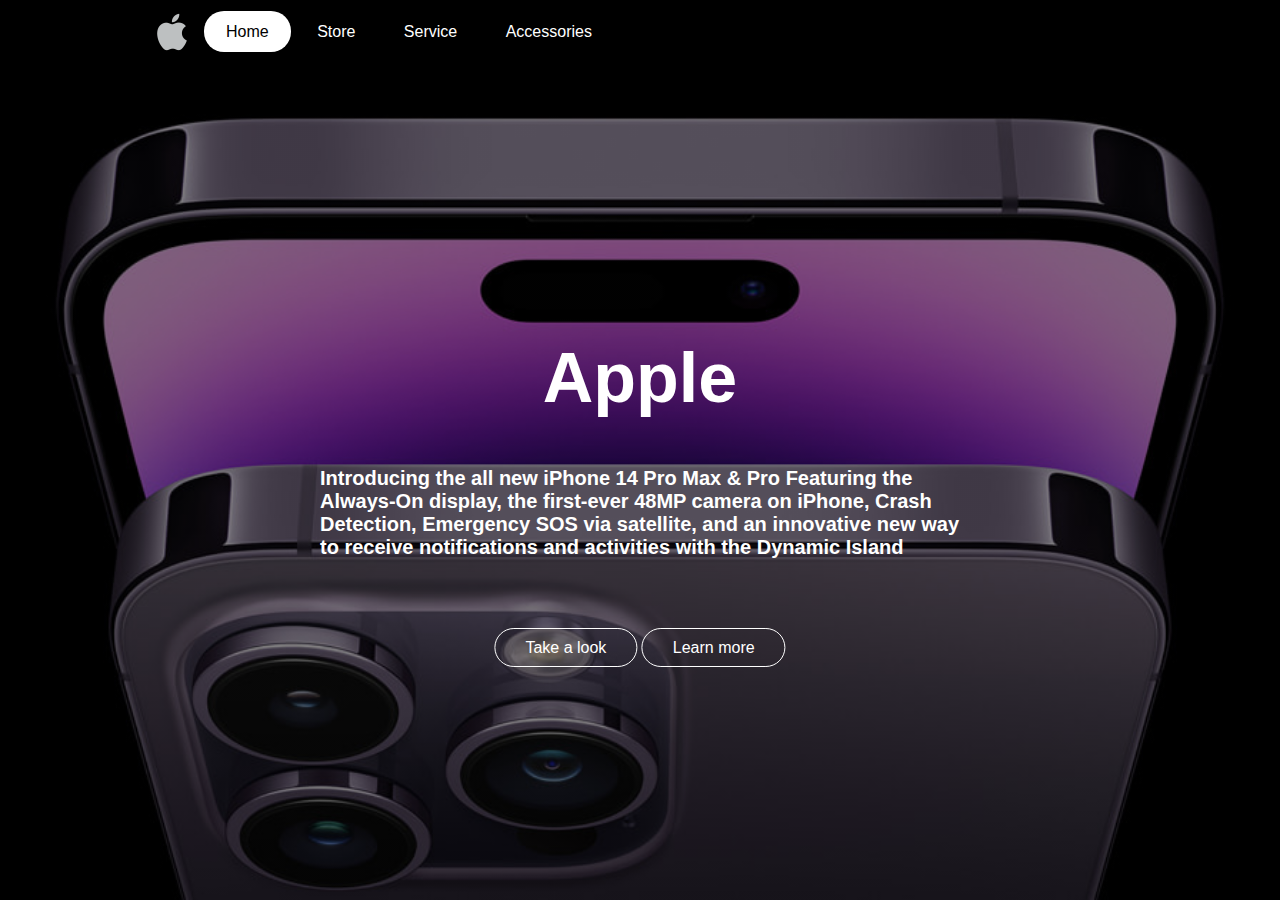
<file: hello.html>
<!DOCTYPE html>
<html>
<head> 
<title>wed design.html+css</title>
 <link rel="stylesheet" href="style.css">
</head>
<body>
<header>
		<div class="main">
		<div class="logo">
		<img src="2.png">
		</div>
			<ul>
				<li class="active"><a href="#">Home</a></li>
				<li><a href="https://www.apple.com/in/store">Store</a></li>
				<li><a href="https://support.apple.com/en-in">Service</a></li>
				<li><a href="https://www.apple.com/in/shop/accessories/all">Accessories</a></li>
			</ul>
		</div>
		<div class="title">
		<h1>Apple</h1>
		<h2>Introducing the all new iPhone 14 Pro Max & Pro Featuring the Always-On display, the first-ever 48MP camera on iPhone, Crash Detection, Emergency SOS via satellite, and an innovative new way to receive notifications and activities with the Dynamic Island </h2>
		</div>
		
		<div class="button">
		<a href="https://youtu.be/WuEH265pUy4" class="btn" target="-blank">Take a look</a>
		<a href="https://www.apple.com/in/iphone-14-pro/" class="btn">Learn more</a>
		</div>
</header>
</body>
</html>
</file>
<file: style.css>
html, body {
  height: 100%;
  width: 100%;
}
*{
	margin:0;
	padding:0;
	font-family:Sans-serif;
}
header{
		background-image: linear-gradient(rgba(0,0,0,0.5),rgba(0,0,0,0.5)),url("14-Pro-image.jpg");
		height:100vh;
		background-size:cover;
		background-position:center;
}
ul{
		list-style-type:none;
		float:left;
		margin-top:23px;
 }
ul li {
		display:inline-block;
}
ul li a {
	text-decoration:none;
	color:#fff;
	padding: 10px 20px;
	border: 2px solid transparent;	
	transition:0.6s ease-in-out;
	border-radius:20px;
}
ul li a:hover {
			background-color:#fff;
			color:#000;
}

ul li.active a{
			background-color:#fff;
			color:#000;
}

.logo img{
			float:left;
			width:50px;
			height:auto;
			margin:7px
}

.main {
		max-width:1000px;
		margin:auto;
}

.title h2{
      position:absolute;
		top:57%;
		left:50%;
		transform: translate(-50%,-50%);
		color:#fff;
		font-size:20px;
}
.title h1{
		color:#fff;
		font-size:70px;
		position:absolute;
		top:42%;
		left:50%;
		transform: translate(-50%,-50%);
		
		
}

.button {
		position:absolute;
		top:72%;
		left:50%;
		transform: translate(-50%,-50%);
		
}

.btn {
		border:1px solid #fff;
		padding:10px 30px;
		color:#fff;
		text-decoration:none;
		transition:0.6s ease;
		border-radius:30px;
}

.btn:hover{
			background-color:#fff;
			color:#000
}

.section{
position:relative;
width:100%;
height:100vh;
display:flex;
justify-content:center;
overflow:hidden;
margin-top:-6.5px;
} 
.m {
background-image: linear-gradient(rgba(0,0,0,0.5),rgba(0,0,0,0.5)),url("iPhone-14.jpg");
		height:100vh;
		background-size:cover;
		background-position:center;
}
.section1{
position:relative;
width:100%;
height:100vh;
display:flex;
justify-content:center;
overflow:hidden;
margin-top:-6.5px;
} 


.footer {
	padding: 14px;
	text-align: center;
	font-size: 5rem;
	background: #000000;
	color: white;
}
</file>
